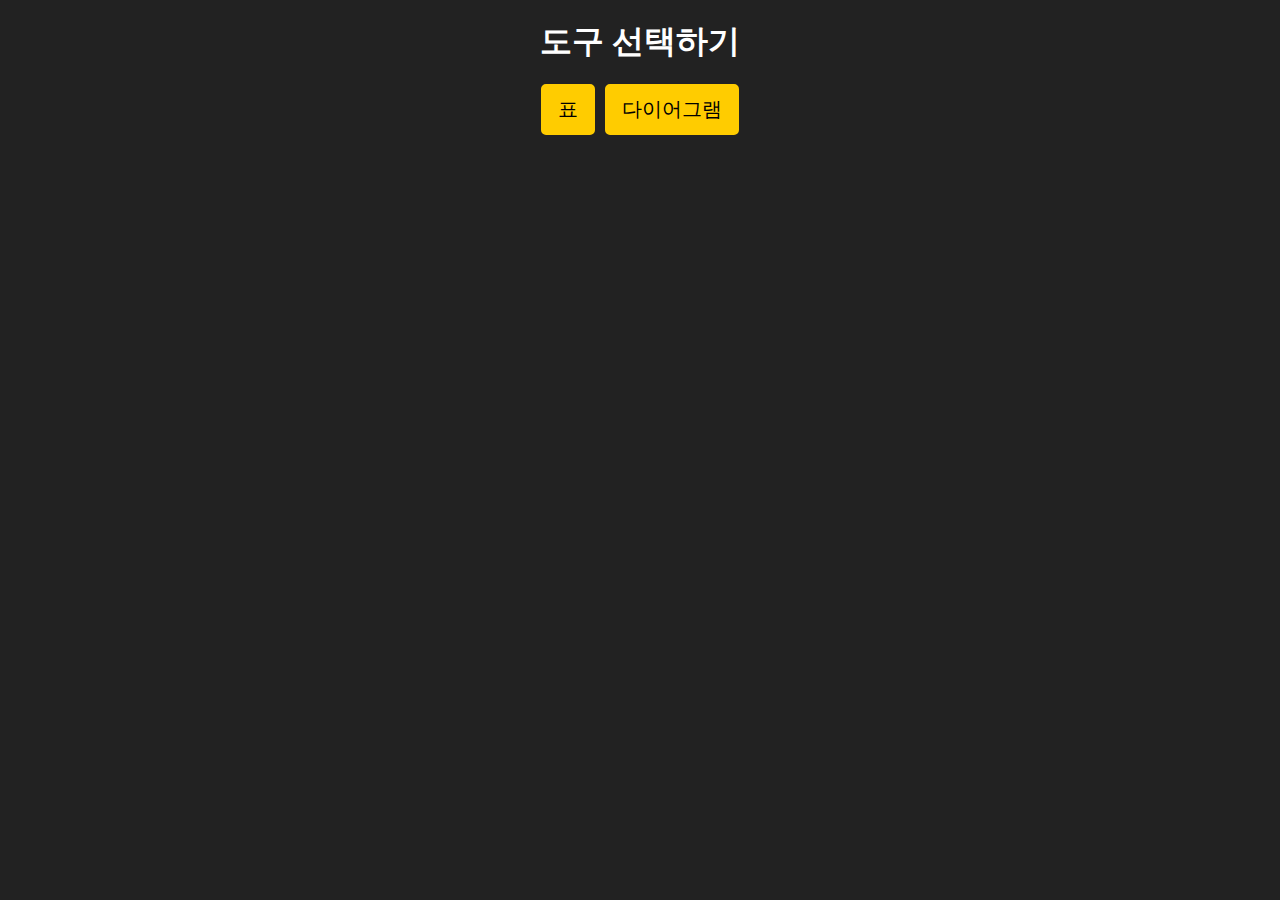
<file: index.html>
<!DOCTYPE html>
<html lang="ko">
<head>
  <meta charset="UTF-8">
  <title>Main Menu</title>
  <link rel="stylesheet" href="index.css">
</head>
<body>
  <h1>도구 선택하기</h1>
  <div id="menu">
    <button onclick="location.href='table_1.html'">표</button>
    <button onclick="location.href='figure_1.html'">다이어그램</button>
  </div>
</body>
</html>
</file>
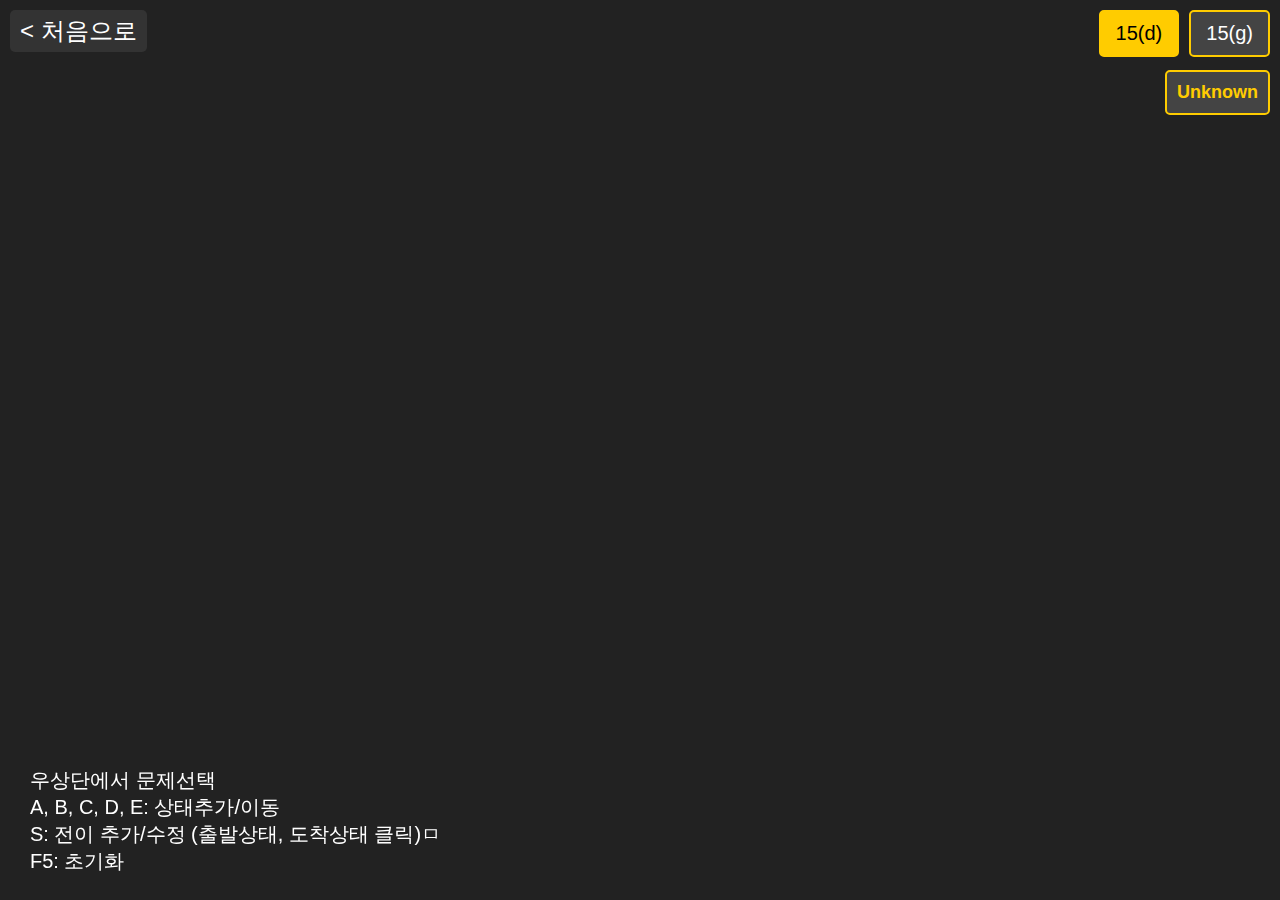
<file: figure.html>
<!DOCTYPE html>
<html lang="ko">
<head>
  <meta charset="UTF-8">
  <title>Figure Editor</title>
  <link rel="stylesheet" href="style.css">
  <link rel="stylesheet" href="figure.css">
</head>
<body>
  <a href="/" class="fixed-back-button">&lt; 처음으로</a>
  <div id="toolbar">
    <button id="btnP" class="active" onclick="activateP()">15(d)</button>
    <button id="btnQ" onclick="activateQ()">15(g)</button>
  </div>
  <div id="help">우상단에서 문제선택<br> A, B, C, D, E: 상태추가/이동<br> S: 전이 추가/수정 (출발상태, 도착상태 클릭)ㅁ<br> F5: 초기화</div>
  <div id="canvas"></div>
  <!-- <script src="script.js" type="module"></script> -->
  <script src="figure.js"></script>
</body>
</html>
</file>
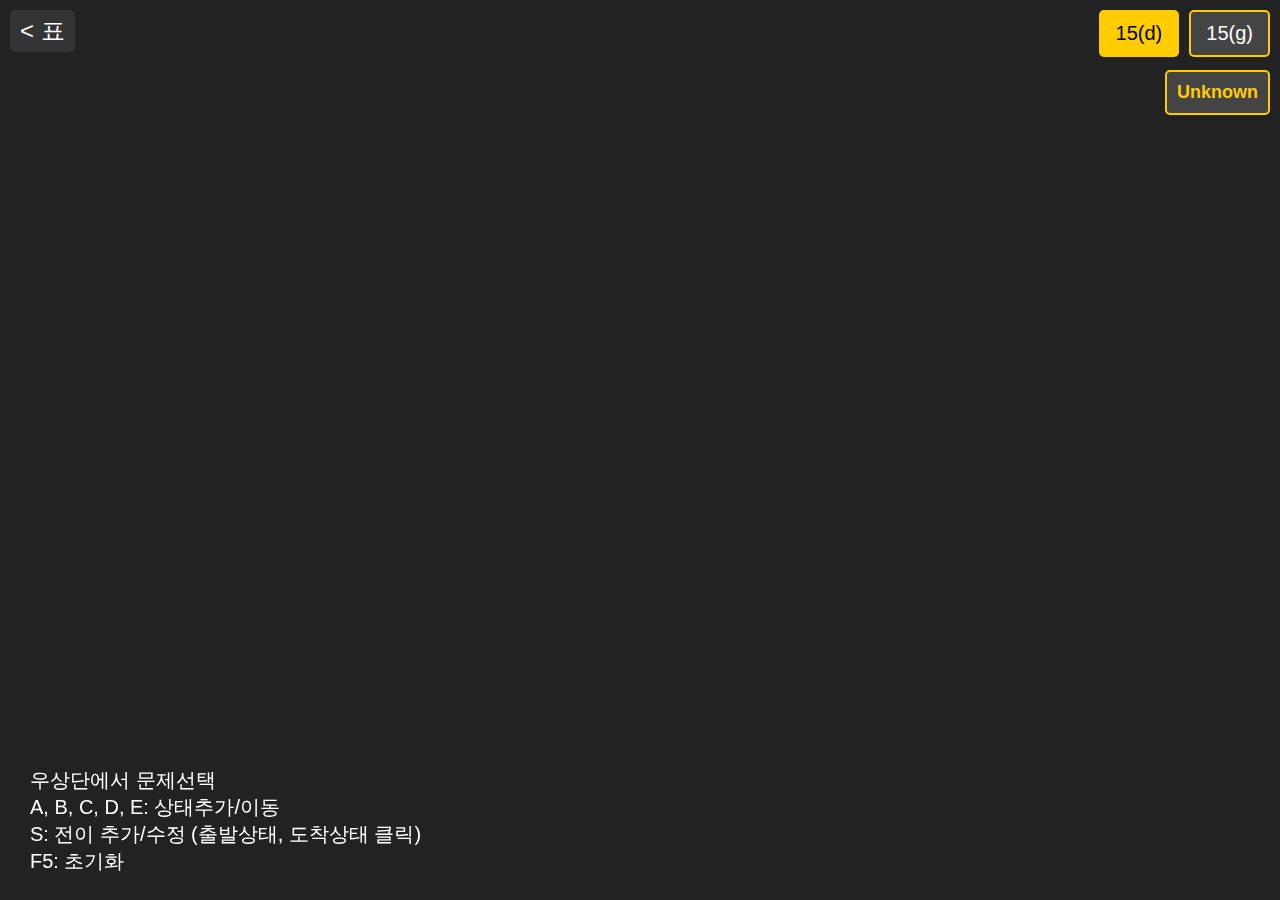
<file: figure_1.html>
<!DOCTYPE html>
<html lang="ko">
<head>
  <meta charset="UTF-8">
  <title>Figure Editor</title>
  <link rel="stylesheet" href="style.css">
  <link rel="stylesheet" href="figure.css">
</head>
<body>
  <a href="./table_1.html" class="fixed-back-button">&lt; 표</a>
  <div id="toolbar">
    <button id="btnP" class="active" onclick="activateP()">15(d)</button>
    <button id="btnQ" onclick="activateQ()">15(g)</button>
  </div>
  <div id="help">우상단에서 문제선택<br> A, B, C, D, E: 상태추가/이동<br> S: 전이 추가/수정 (출발상태, 도착상태 클릭)<br> F5: 초기화</div>
  <div id="canvas"></div>
  <!-- <script src="script.js" type="module"></script> -->
  <script src="figure_1.js"></script>
</body>
</html>
</file>
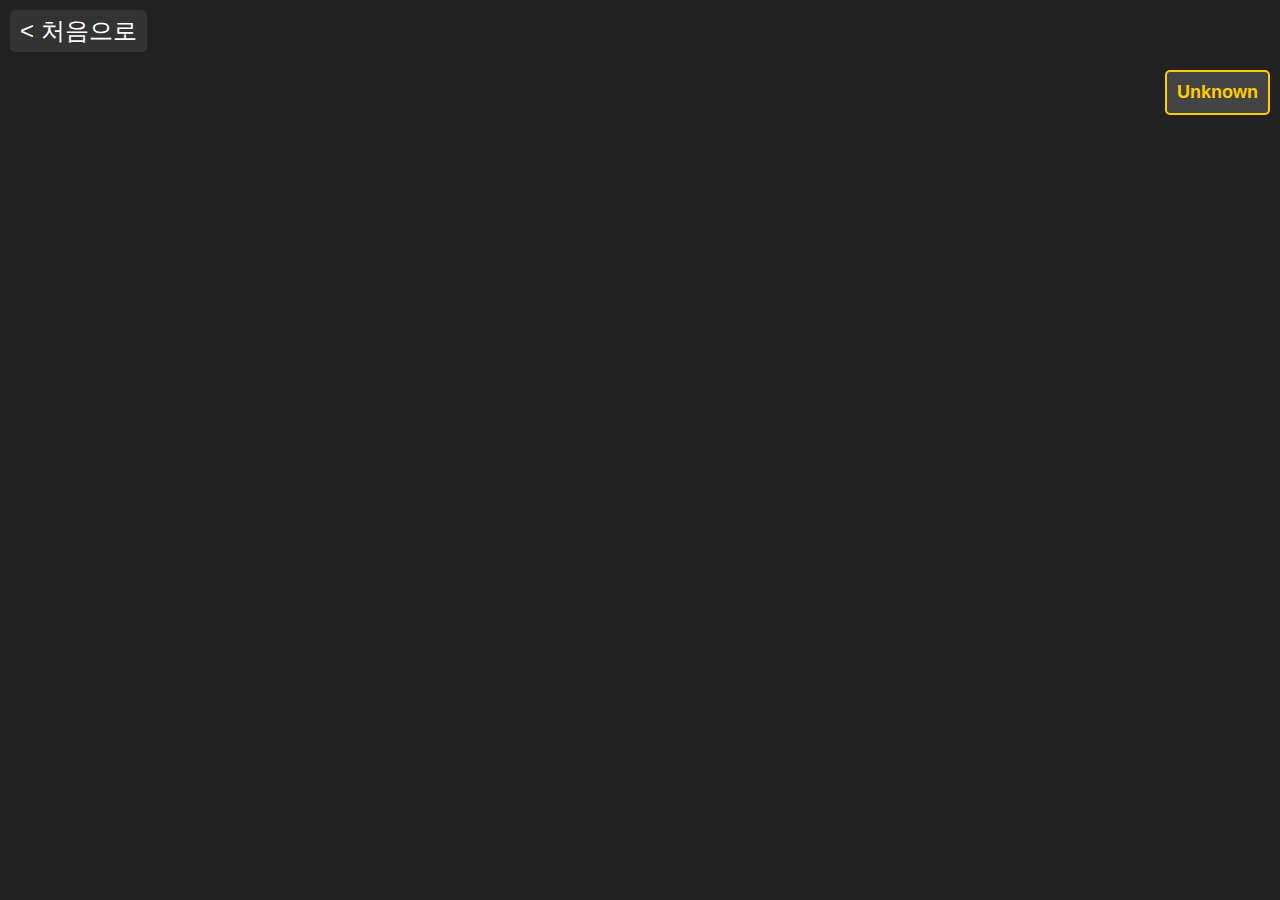
<file: final4.html>
<!DOCTYPE html>
<html lang="ko">
<head>
  <meta charset="UTF-8">
  <title>Figure Editor</title>
  <link rel="stylesheet" href="style.css">
  <link rel="stylesheet" href="final4.css">
</head>
<body>
  <a href="/" class="fixed-back-button">&lt; 처음으로</a>
  <div id="toolbar">
  </div>
  <div id="canvas"></div>
  <!-- <script src="script.js" type="module"></script> -->
  <script src="final4.js"></script>
</body>
</html>
</file>
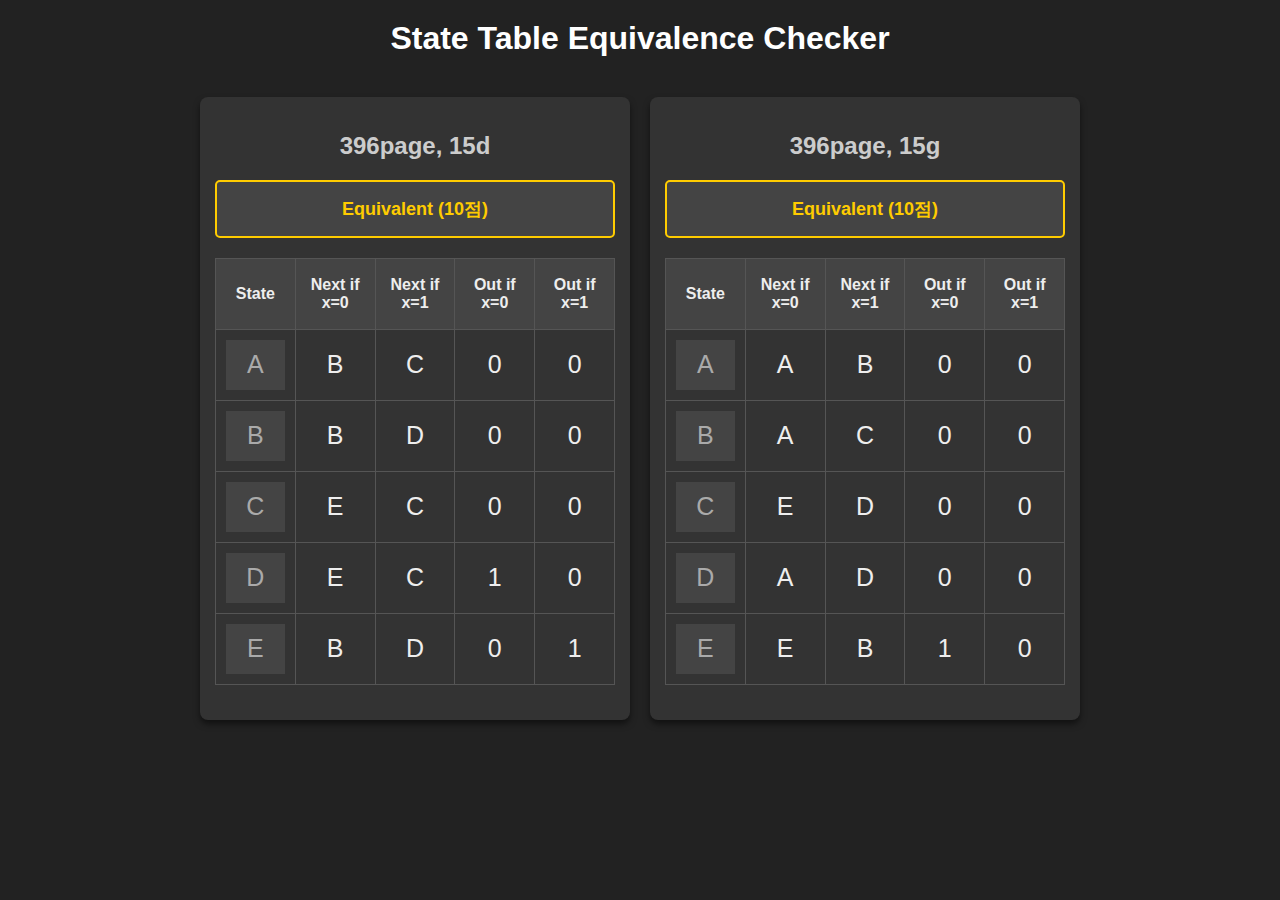
<file: hw4_statediagram.html>
<!DOCTYPE html>
<html lang="ko">
<head>
  <meta charset="UTF-8">
  <title>State Table Equivalence Check</title>
  <link rel="stylesheet" href="style.css">
</head>
<body>
  <h1>State Table Equivalence Checker</h1>
  <div id="container">
    <div class="problem">
      <h2>396page, 15d</h2>
      <div id="result1" class="result">Unknown</div>
      <table id="inputTable1">
        <!-- 테이블은 JavaScript에서 동적으로 생성 -->
      </table>
    </div>

    <div class="problem">
      <h2>396page, 15g</h2>
      <div id="result2" class="result">Unknown</div>
      <table id="inputTable2">
        <!-- 테이블은 JavaScript에서 동적으로 생성 -->
      </table>
    </div>
  </div>

  <script src="script.js"></script>
</body>
</html>
</file>
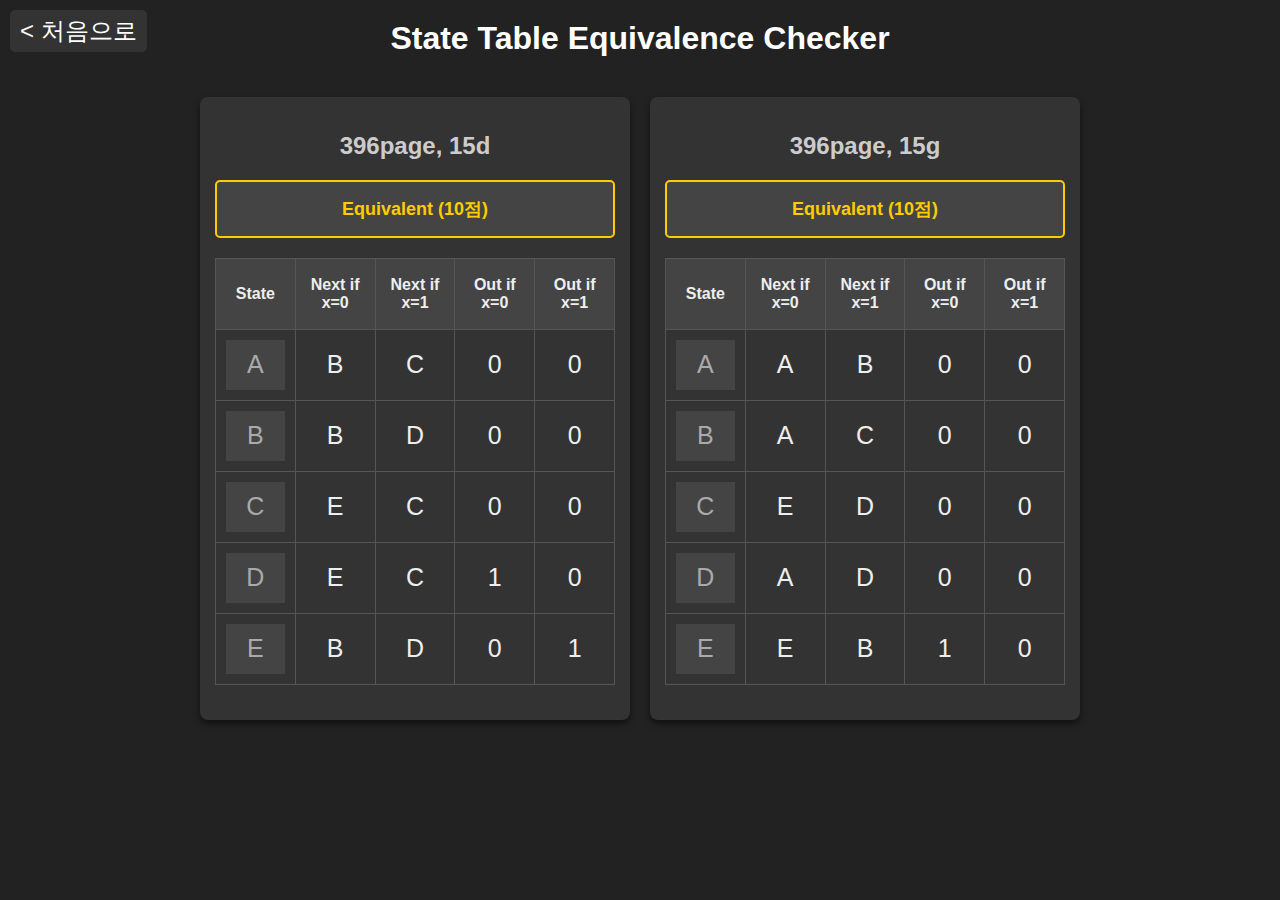
<file: table.html>
<!DOCTYPE html>
<html lang="ko">
<head>
  <meta charset="UTF-8">
  <title>State Table Equivalence Check</title>
  <link rel="stylesheet" href="style.css">
</head>
<body>
  <h1>State Table Equivalence Checker</h1>
  <a href="/" class="fixed-back-button">&lt; 처음으로</a>
  <div id="container">
    <div class="problem">
      <h2>396page, 15d</h2>
      <div id="result1" class="result">Unknown</div>
      <table id="inputTable1">
        <!-- 테이블은 JavaScript에서 동적으로 생성 -->
      </table>
    </div>

    <div class="problem">
      <h2>396page, 15g</h2>
      <div id="result2" class="result">Unknown</div>
      <table id="inputTable2">
        <!-- 테이블은 JavaScript에서 동적으로 생성 -->
      </table>
    </div>
  </div>

  <script src="script.js"></script>
</body>
</html>
</file>
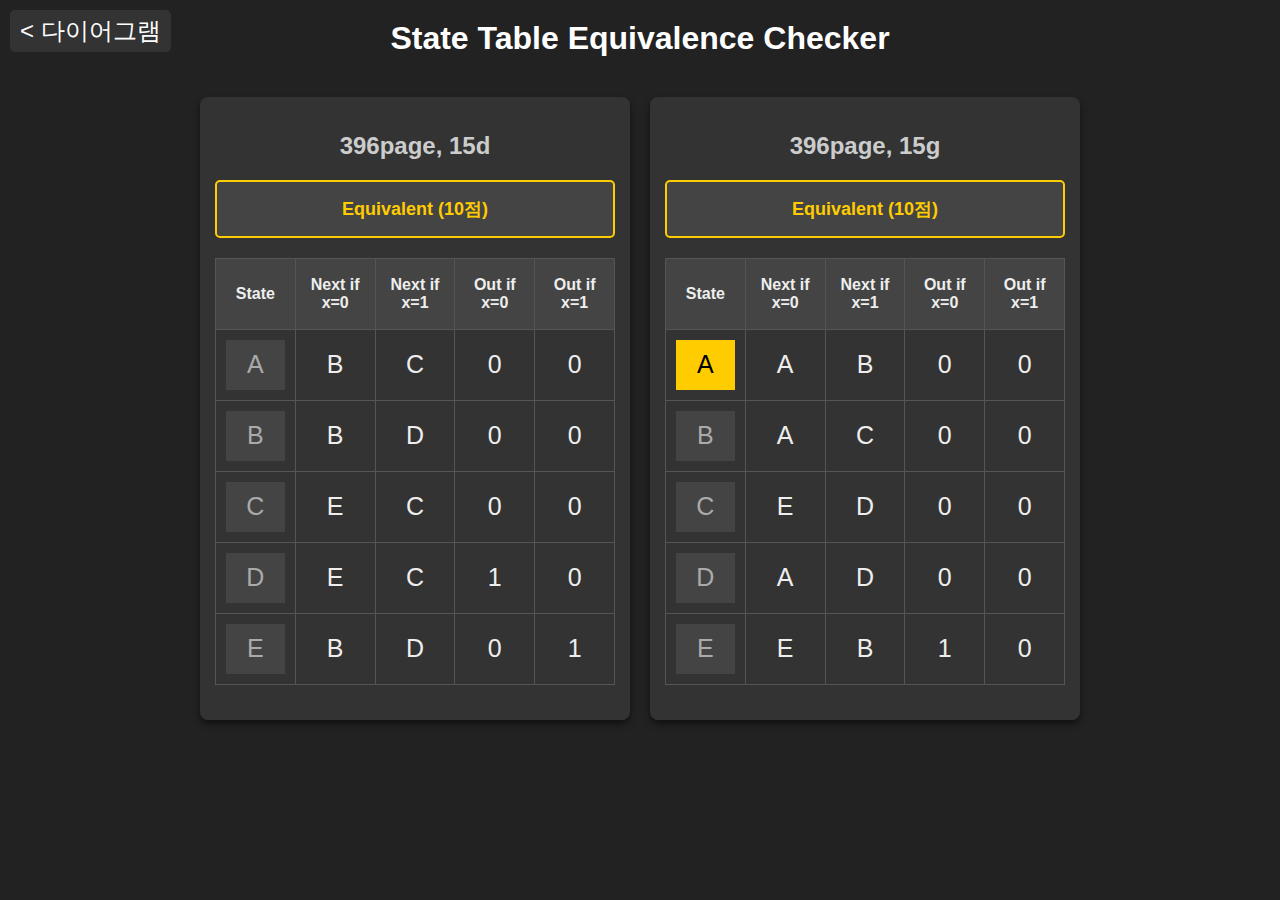
<file: table_1.html>
<!DOCTYPE html>
<html lang="ko">
<head>
  <meta charset="UTF-8">
  <title>State Table Equivalence Check</title>
  <link rel="stylesheet" href="style.css">
</head>
<body>
  <h1>State Table Equivalence Checker</h1>
  <a href="./figure_1.html" class="fixed-back-button">&lt; 다이어그램</a>
  <div id="container">
    <div class="problem">
      <h2>396page, 15d</h2>
      <div id="result1" class="result">Unknown</div>
      <table id="inputTable1">
        <!-- 테이블은 JavaScript에서 동적으로 생성 -->
      </table>
    </div>

    <div class="problem">
      <h2>396page, 15g</h2>
      <div id="result2" class="result">Unknown</div>
      <table id="inputTable2">
        <!-- 테이블은 JavaScript에서 동적으로 생성 -->
      </table>
    </div>
  </div>

  <script src="script2.js"></script>
</body>
</html>
</file>
<file: index.css>
body {
  font-family: sans-serif;
  background-color: #222;
  color: #eee;
  margin: 0;
  padding: 0;
}

h1 {
  text-align: center;
  margin: 20px 0;
  color: #fff;
}

button {
  background-color: #ffcc00; /* 활성화된 버튼 색상 */
  color: #000; /* 활성화된 버튼의 텍스트 색상 */
  border: 2px solid #ffcc00; /* 테두리 색상 */
  border-radius: 5px; /* 모서리를 둥글게 */
  padding: 10px 15px; /* 버튼 내부 여백 */
  font-size: 20px; /* 글꼴 크기 */
  cursor: pointer; /* 마우스 커서를 포인터로 */
}

#menu{
  display: flex;
  justify-content: center;
  gap: 10px;
  margin-top: 20px;

}
</file>
<file: style.css>
body {
  font-family: sans-serif;
  background-color: #222;
  color: #eee;
  margin: 0;
  padding: 0;
}

h1 {
  text-align: center;
  margin: 20px 0;
  color: #fff;
}

h2 {
  text-align: center;
  color: #ccc;
}

#container {
  display: flex;
  justify-content: center;
  flex-wrap: wrap;
  gap: 20px;
  padding: 20px;
}

.problem {
  background-color: #333;
  padding: 15px;
  border-radius: 8px;
  box-shadow: 0 4px 6px rgba(0, 0, 0, 0.5);
  width: 400px;
}

.result {
  margin-top: 10px;
  font-weight: bold;
  color: #ffcc00;
  text-align: center;
  padding: 15px;
  font-size: 18px;
  border: 2px solid #ffcc00;
  border-radius: 5px;
  background-color: #444;
}

.result.equivalent {
  color: #00ff00;
  background-color: #003300;
  border: 2px solid #00ff00;
}

.result.not-equivalent {
  color: #ff0000;
  background-color: #330000;
  border: 2px solid #ff0000;
}

.result.unknown {
  color: #ffcc00;
  background-color: #444;
}

table {
  margin: 20px auto;
  border-collapse: collapse;
  background-color: #333;
  width: 100%;
  table-layout: fixed;
}

th, td {
  border: 1px solid #555;
  padding: 10px;
  width: 20%;
  height: 50px;
  text-align: center;
  font-size: 16px;
  color: #eee;
}

th {
  background-color: #444;
  font-weight: bold;
}

td {
  background-color: #333;
}

input {
  background-color: transparent;
  color: #eee;
  border: none;
  text-align: center;
  width: 100%;
  height: 100%;
  box-sizing: border-box;
  font-size: 25px;
}
input:read-only {
  background-color: #444;
  color: #aaa;
  border: none;
}

input.selected-state {
  background-color: #ffcc00;
  color: #000;
}


input:focus:not(.selected-state) {
  outline: 2px solid #ffbb00;
  background-color: #555;
}

input:focus.selected-state {
  outline: 0px solid #ffbb00;
}



.fixed-back-button {
  position: fixed;
  top: 10px;
  left: 10px;
  background-color: #333;
  color: #fff;
  text-decoration: none;
  font-size: 24px;
  padding: 5px 10px;
  border-radius: 5px;
  border: none;
  cursor: pointer;
  z-index: 1000;
  transition: background-color 0.3s ease;
}

.fixed-back-button:hover {
  background-color: #555;
}
</file>
<file: figure.css>
#toolbar {
  position: absolute; /* 고정 위치를 적용 */
  top: 10px;
  right: 10px;
  z-index: 100; /* 캔버스 위에 나타나도록 높은 z-index 설정 */
  display: flex;
  gap: 10px;
}

#btnP, #btnQ {
  background-color: #444; /* 기본 버튼 배경색 */
  color: #fff; /* 텍스트 색상 */
  border: 2px solid #ffcc00; /* 테두리 색상 */
  border-radius: 5px; /* 모서리를 둥글게 */
  padding: 10px 15px; /* 버튼 내부 여백 */
  font-size: 20px; /* 글꼴 크기 */
  cursor: pointer; /* 마우스 커서를 포인터로 */
}

#btnP.active, #btnQ.active {
  background-color: #ffcc00; /* 활성화된 버튼 색상 */
  color: #000; /* 활성화된 버튼의 텍스트 색상 */
  transition: background-color 0.3s ease, border-color 0.3s ease;
}

#btnP:hover, #btnQ:hover {
  background-color: #666; /* 마우스 오버 시 배경색 */
}

#canvas {
  width: 100%;
  height: 100vh;
  background-color: #222;
  position: relative;
  overflow: hidden;
  cursor: crosshair;
}

.state {
  position: absolute;
  width: 60px;
  height: 60px;
  border-radius: 50%;
  background-color: #444;
  color: #fff;
  font-size: 24px;
  font-weight: bold;
  display: flex;
  justify-content: center;
  align-items: center;
  cursor: pointer;
  border: 3px solid #fff;
  z-index: 10;
  pointer-events: auto; /* 명시적으로 클릭 가능하게 설정 */
  transition: background-color 0.3s ease, color 0.3s ease;
}

.state.ghost {
  opacity: 0.5;
  pointer-events: none;
  border: 2px dashed #fff;
  background-color: rgba(255, 255, 255, 0.2);
  color: #fff;
  z-index: 5;
}

.state.selected-state {
  background-color: #ffcc00;
  color: #000;
}

.line-label {
  position: absolute;
  color: #fff;
  font-size: 18px;
  background-color: #333;
  padding: 4px 8px;
  border-radius: 4px;
  transform: translate(-50%, -50%);
  z-index: 12;
  pointer-events: none;
}

.popup-overlay {
  position: fixed;
  top: 0;
  left: 0;
  width: 100%;
  height: 100%;
  background-color: rgba(0, 0, 0, 0.8);
  display: flex;
  justify-content: center;
  align-items: center;
  z-index: 1000;
}

.popup {
  background-color: #444;
  color: #fff;
  padding: 25px;
  border-radius: 10px;
  width: 300px;
}

.popup h2 {
  margin: 0 0 20px 0;
  font-size: 22px;
  text-align: center;
}

.input-group {
  margin: 15px 0;
  text-align: left;
}

.input-group label {
  display: block;
  margin-bottom: 8px;
  font-size: 18px;
  color: #fff;
}

/* .popup input {
  width: 100%;
  padding: 10px;
  font-size: 18px;
  background-color: #333;
  border: 2px solid #555;
  border-radius: 5px;
  color: #fff;
} */

#popup-submit {
  width: 100%;
  background-color: #ffcc00;
  border: none;
  padding: 12px;
  font-size: 18px;
  cursor: pointer;
  border-radius: 5px;
  color: #000;
  margin-top: 20px;
}

#popup-submit:hover {
  background-color: #ffaa00;
}

svg {
  pointer-events: none !important;
}

svg * {
  pointer-events: none !important;
}

/* 기본 스타일 */
.button-group {
  display: flex;
  gap: 10px;
  justify-content: center;
}

.input-button {
  background-color: #333; /* 다크 테마와 조화로운 기본 배경색 */
  color: #fff; /* 텍스트 색상 */
  border: 2px solid #555; /* 기본 테두리 색상 */
  border-radius: 5px;
  padding: 10px 20px;
  font-size: 16px;
  cursor: pointer;
  transition: background-color 0.3s ease, border-color 0.3s ease;
}

.input-button:hover {
  background-color: #444; /* 호버 시 살짝 밝아지는 효과 */
}

.input-button.selected {
  background-color: #ffaa00; /* 선택된 버튼 배경색 */
  border-color: #ffaa00; /* 선택된 버튼 테두리 색상 */
  color: #000; /* 선택된 버튼 텍스트 색상 */
}

.result {
  position: fixed; 
  top: 60px; 
  right: 10px; 
  color: #ffcc00; 
  font-weight: bold; 
  padding: 10px; 
  background: #444; 
  border: 2px solid #ffcc00; 
  border-radius: 5px;
}

#help {
  position: fixed;
  bottom: 20px;
  left: 20px;
  color: #fff;
  text-decoration: none;
  font-size: 20px;
  padding: 5px 10px;
  border: none;
  cursor: pointer;
  z-index: 1000;
}
</file>
<file: final4.css>
#toolbar {
  position: absolute; /* 고정 위치를 적용 */
  top: 10px;
  right: 10px;
  z-index: 100; /* 캔버스 위에 나타나도록 높은 z-index 설정 */
  display: flex;
  gap: 10px;
}

#btnP, #btnQ {
  background-color: #444; /* 기본 버튼 배경색 */
  color: #fff; /* 텍스트 색상 */
  border: 2px solid #ffcc00; /* 테두리 색상 */
  border-radius: 5px; /* 모서리를 둥글게 */
  padding: 10px 15px; /* 버튼 내부 여백 */
  font-size: 20px; /* 글꼴 크기 */
  cursor: pointer; /* 마우스 커서를 포인터로 */
}

#btnP.active, #btnQ.active {
  background-color: #ffcc00; /* 활성화된 버튼 색상 */
  color: #000; /* 활성화된 버튼의 텍스트 색상 */
  transition: background-color 0.3s ease, border-color 0.3s ease;
}

#btnP:hover, #btnQ:hover {
  background-color: #666; /* 마우스 오버 시 배경색 */
}

#canvas {
  width: 100%;
  height: 100vh;
  background-color: #222;
  position: relative;
  overflow: hidden;
  cursor: crosshair;
}

.state {
  position: absolute;
  width: 60px;
  height: 60px;
  border-radius: 50%;
  background-color: #444;
  color: #fff;
  font-size: 24px;
  font-weight: bold;
  display: flex;
  justify-content: center;
  align-items: center;
  cursor: pointer;
  border: 3px solid #fff;
  z-index: 10;
  pointer-events: auto; /* 명시적으로 클릭 가능하게 설정 */
}

.state.ghost {
  opacity: 0.5;
  pointer-events: none;
  border: 2px dashed #fff;
  background-color: rgba(255, 255, 255, 0.2);
  color: #fff;
  z-index: 5;
}

.line-label {
  position: absolute;
  color: #fff;
  font-size: 18px;
  background-color: #333;
  padding: 4px 8px;
  border-radius: 4px;
  transform: translate(-50%, -50%);
  z-index: 12;
  pointer-events: none;
}

.popup-overlay {
  position: fixed;
  top: 0;
  left: 0;
  width: 100%;
  height: 100%;
  background-color: rgba(0, 0, 0, 0.8);
  display: flex;
  justify-content: center;
  align-items: center;
  z-index: 1000;
}

.popup {
  background-color: #444;
  color: #fff;
  padding: 25px;
  border-radius: 10px;
  width: 300px;
}

.popup h2 {
  margin: 0 0 20px 0;
  font-size: 22px;
  text-align: center;
}

.input-group {
  margin: 15px 0;
  text-align: left;
}

.input-group label {
  display: block;
  margin-bottom: 8px;
  font-size: 18px;
  color: #fff;
}

/* .popup input {
  width: 100%;
  padding: 10px;
  font-size: 18px;
  background-color: #333;
  border: 2px solid #555;
  border-radius: 5px;
  color: #fff;
} */

#popup-submit {
  width: 100%;
  background-color: #ffcc00;
  border: none;
  padding: 12px;
  font-size: 18px;
  cursor: pointer;
  border-radius: 5px;
  color: #000;
  margin-top: 20px;
}

#popup-submit:hover {
  background-color: #ffaa00;
}

svg {
  pointer-events: none !important;
}

svg * {
  pointer-events: none !important;
}

/* 기본 스타일 */
.button-group {
  display: flex;
  gap: 10px;
  justify-content: center;
}

.input-button {
  background-color: #333; /* 다크 테마와 조화로운 기본 배경색 */
  color: #fff; /* 텍스트 색상 */
  border: 2px solid #555; /* 기본 테두리 색상 */
  border-radius: 5px;
  padding: 10px 20px;
  font-size: 16px;
  cursor: pointer;
  transition: background-color 0.3s ease, border-color 0.3s ease;
}

.input-button:hover {
  background-color: #444; /* 호버 시 살짝 밝아지는 효과 */
}

.input-button.selected {
  background-color: #ffaa00; /* 선택된 버튼 배경색 */
  border-color: #ffaa00; /* 선택된 버튼 테두리 색상 */
  color: #000; /* 선택된 버튼 텍스트 색상 */
}

.result {
  position: fixed; 
  top: 60px; 
  right: 10px; 
  color: #ffcc00; 
  font-weight: bold; 
  padding: 10px; 
  background: #444; 
  border: 2px solid #ffcc00; 
  border-radius: 5px;
}

#help {
  position: fixed;
  bottom: 20px;
  left: 20px;
  color: #fff;
  text-decoration: none;
  font-size: 20px;
  padding: 5px 10px;
  border: none;
  cursor: pointer;
  z-index: 1000;
}
</file>
